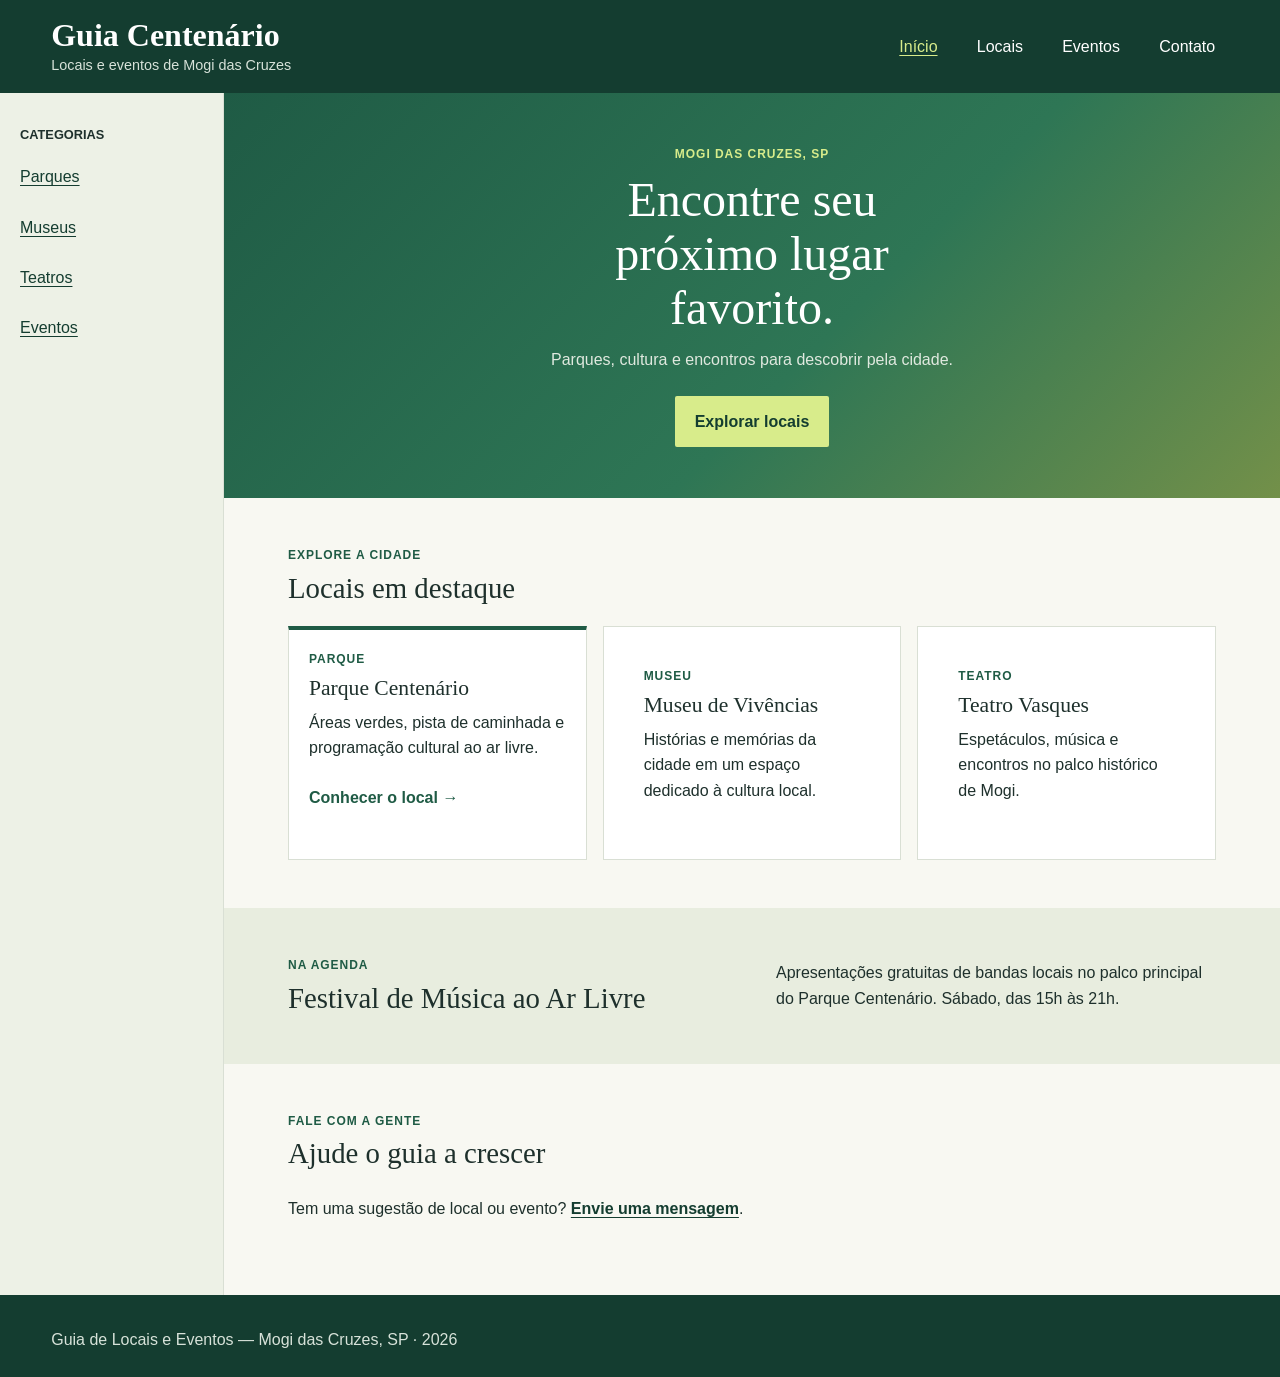
<file: index.html>
<!DOCTYPE html>
<html lang="pt-BR">
<head>
  <meta charset="UTF-8">
  <meta name="viewport" content="width=device-width, initial-scale=1.0">
  <title>Guia de Locais e Eventos de Mogi das Cruzes</title>
  <link rel="stylesheet" href="style.css">
</head>
<body class="pagina-inicial">
  <header class="cabecalho">
    <div class="identidade">
      <h1 class="nome">Guia Centenário</h1>
      <p class="titulo">Locais e eventos de Mogi das Cruzes</p>
    </div>
    <nav aria-label="Navegação principal">
      <ul class="menu">
        <li><a href="index.html" aria-current="page">Início</a></li>
        <li><a href="#locais">Locais</a></li>
        <li><a href="#agenda">Eventos</a></li>
        <li><a href="#contato">Contato</a></li>
      </ul>
    </nav>
  </header>

  <aside class="lateral">
    <nav aria-label="Categorias do guia">
      <h2>Categorias</h2>
      <ul>
        <li><a href="#parques">Parques</a></li>
        <li><a href="#museus">Museus</a></li>
        <li><a href="#teatros">Teatros</a></li>
        <li><a href="#agenda">Eventos</a></li>
      </ul>
    </nav>
  </aside>

  <main class="conteudo">
    <section class="hero" id="destaque">
      <p class="sobretitulo">Mogi das Cruzes, SP</p>
      <h2>Encontre seu próximo lugar favorito.</h2>
      <p>Parques, cultura e encontros para descobrir pela cidade.</p>
      <a class="botao" href="#locais">Explorar locais</a>
    </section>

    <section id="locais" class="secao">
      <div class="titulo-secao">
        <p class="sobretitulo">Explore a cidade</p>
        <h2>Locais em destaque</h2>
      </div>
      <div class="cards">
        <article class="card" id="parques">
          <a href="detalhe.html">
            <p class="categoria">Parque</p>
            <h3>Parque Centenário</h3>
            <p>Áreas verdes, pista de caminhada e programação cultural ao ar livre.</p>
            <span class="link-card">Conhecer o local <span aria-hidden="true">&rarr;</span></span>
          </a>
        </article>
        <article class="card" id="museus">
          <div>
            <p class="categoria">Museu</p>
            <h3>Museu de Vivências</h3>
            <p>Histórias e memórias da cidade em um espaço dedicado à cultura local.</p>
          </div>
        </article>
        <article class="card" id="teatros">
          <div>
            <p class="categoria">Teatro</p>
            <h3>Teatro Vasques</h3>
            <p>Espetáculos, música e encontros no palco histórico de Mogi.</p>
          </div>
        </article>
      </div>
    </section>

    <section id="agenda" class="secao agenda">
      <div>
        <p class="sobretitulo">Na agenda</p>
        <h2>Festival de Música ao Ar Livre</h2>
      </div>
      <p>Apresentações gratuitas de bandas locais no palco principal do Parque Centenário. Sábado, das 15h às 21h.</p>
    </section>

    <section id="contato" class="secao contato">
      <p class="sobretitulo">Fale com a gente</p>
      <h2>Ajude o guia a crescer</h2>
      <p>Tem uma sugestão de local ou evento? <a href="mailto:guia@exemplo.com">Envie uma mensagem</a>.</p>
    </section>
  </main>

  <footer class="rodape">
    <p>Guia de Locais e Eventos — Mogi das Cruzes, SP · 2026</p>
  </footer>
</body>
</html>
</file>
<file: style.css>
* {
  box-sizing: border-box;
}

:root {
  color-scheme: light;
  --ink: #1e302c;
  --muted: #52615c;
  --paper: #f8f8f2;
  --surface: #ffffff;
  --green: #1f5b45;
  --green-dark: #143d30;
  --lime: #d8ec8b;
  --line: #d9dfd4;
  --serif: Georgia, "Times New Roman", serif;
  --sans: "Trebuchet MS", "Segoe UI", sans-serif;
}

html {
  scroll-behavior: smooth;
}

body {
  margin: 0;
  color: var(--ink);
  background: var(--paper);
  font-family: var(--sans);
  line-height: 1.6;
}

a {
  color: var(--green-dark);
  text-underline-offset: 0.18em;
}

a:focus-visible {
  outline: 3px solid var(--green-dark);
  outline-offset: 2px;
  box-shadow: 0 0 0 5px var(--lime);
  border-radius: 2px;
}

img {
  display: block;
  max-width: 100%;
  height: auto;
}

nav a {
  display: inline-flex;
  align-items: center;
  min-height: 44px;
}

.cabecalho {
  display: flex;
  justify-content: space-between;
  align-items: center;
  gap: 1rem 2rem;
  flex-wrap: wrap;
  padding: 1rem clamp(1rem, 4vw, 3.5rem);
  background: var(--green-dark);
  color: #fff;
}

.cabecalho > nav {
  margin-left: auto;
}

.cabecalho .menu {
  gap: 0.5rem 0.75rem;
}

.identidade {
  min-width: 0;
}

.nome,
.titulo,
.cabecalho h1,
.cabecalho p {
  margin: 0;
}

.nome,
.cabecalho h1 {
  font-family: var(--serif);
  font-size: clamp(1.5rem, 1.25rem + 1.5vw, 2rem);
  line-height: 1.2;
}

.titulo,
.cabecalho p {
  color: #d7e2d9;
  font-size: 0.9rem;
}

header > .titulo {
  color: var(--muted);
}

.menu,
.lateral ul,
.menu-vertical {
  margin: 0;
  padding: 0;
  list-style: none;
}

.menu {
  display: flex;
  flex-wrap: wrap;
  gap: 0.25rem;
}

.menu a {
  display: flex;
  align-items: center;
  min-height: 44px;
  padding: 0.75rem 0.85rem;
  color: #fff;
  text-decoration: none;
}

.menu a:hover,
.menu a[aria-current="page"] {
  color: var(--lime);
  text-decoration: underline;
}

.pagina-inicial {
  display: grid;
  grid-template-areas:
    "cabecalho"
    "lateral"
    "conteudo"
    "rodape";
  grid-template-columns: minmax(0, 1fr);
  grid-template-rows: auto auto minmax(0, 1fr) auto;
  min-height: 100vh;
}

.pagina-inicial > .cabecalho { grid-area: cabecalho; }
.pagina-inicial > .lateral { grid-area: lateral; }
.pagina-inicial > .conteudo { grid-area: conteudo; }
.pagina-inicial > .rodape { grid-area: rodape; }

.lateral {
  padding: 1rem clamp(1rem, 4vw, 3.5rem);
  border-bottom: 1px solid var(--line);
  background: #edf1e6;
}

.lateral h2,
.rodape h2 {
  margin: 0 0 0.5rem;
  font-size: 0.8rem;
  font-family: var(--sans);
  font-weight: 700;
  text-transform: uppercase;
}

.lateral ul {
  display: flex;
  flex-wrap: wrap;
  gap: 0.25rem 1rem;
}

.lateral a {
  display: flex;
  align-items: center;
  min-height: 44px;
  padding: 0.35rem 0;
}

.conteudo,
.conteudo-detalhe {
  min-width: 0;
  width: 100%;
}

.hero {
  display: flex;
  flex-direction: column;
  justify-content: center;
  align-items: center;
  min-height: 45vh;
  padding: 3rem 1.25rem;
  text-align: center;
  color: #fff;
  background-color: var(--green);
  background-image: linear-gradient(135deg, #1f5b45 0%, #2e7655 58%, #739049 100%);
}

/* Registro: centralização do destaque é deliberada para dar foco à chamada; min-height mantém a área legível. */

.hero h2 {
  max-width: 14ch;
  margin: 0.25rem 0 0.75rem;
  font: 500 clamp(2rem, 1.25rem + 3vw, 3rem)/1.12 var(--serif);
}

.hero > p:not(.sobretitulo) {
  max-width: 38rem;
  margin: 0 0 1.5rem;
  color: #e0e9df;
}

.sobretitulo,
.categoria {
  margin: 0 0 0.35rem;
  color: var(--green);
  font-size: 0.75rem;
  font-weight: 700;
  letter-spacing: 0.08em;
  text-transform: uppercase;
}

.hero .sobretitulo {
  color: var(--lime);
}

.botao {
  display: flex;
  align-items: center;
  min-height: 44px;
  padding: 0.8rem 1.2rem;
  border-radius: 2px;
  background: var(--lime);
  color: var(--green-dark);
  font-weight: 700;
  text-decoration: none;
}

.secao {
  padding: 3rem clamp(1rem, 5vw, 4rem);
}

.titulo-secao {
  margin-bottom: 1.25rem;
}

.secao h2,
.conteudo-detalhe h2 {
  margin: 0;
  font: 500 1.8rem/1.2 var(--serif);
}

.cards {
  display: grid;
  grid-template-columns: repeat(auto-fit, minmax(min(100%, 17.5rem), 1fr));
  gap: 1rem;
}

/* Registro: cards intrínsecos; as trilhas acompanham o espaço sem breakpoint. Tipografia e mídia ficam fora desta etapa, dedicada ao layout. */

.card {
  min-width: 0;
  padding: 1.25rem;
  border: 1px solid var(--line);
  background: var(--surface);
}

.cards > .card > a {
  display: block;
  height: 100%;
  color: inherit;
  text-decoration: none;
}

.cards > .card:has(> a) {
  padding: 0;
  border-top: 4px solid var(--green);
}

.cards > .card > a,
.cards > .card > div {
  padding: 1.25rem;
}

.card h3 {
  margin: 0.25rem 0 0.5rem;
  font: 500 1.35rem/1.25 var(--serif);
}

.card p {
  margin-top: 0;
}

.link-card {
  display: inline-block;
  margin-top: 0.5rem;
  color: var(--green);
  font-weight: 700;
}

.agenda {
  display: grid;
  grid-template-columns: repeat(auto-fit, minmax(min(100%, 18rem), 1fr));
  gap: 1rem 3rem;
  align-items: center;
  background: #e8eddf;
}

.agenda p:last-child {
  max-width: 42rem;
  margin: 0;
}

.contato a {
  display: inline-flex;
  align-items: center;
  min-height: 44px;
  font-weight: 700;
}

.rodape {
  padding: 1.5rem clamp(1rem, 4vw, 3.5rem);
  background: var(--green-dark);
  color: #fff;
}

.rodape p {
  margin: 0.5rem 0 0;
  color: #d7e2d9;
}

.pagina-detalhe {
  display: flex;
  flex-direction: column;
  min-height: 100vh;
}

.conteudo-detalhe {
  display: grid;
  grid-template-columns: repeat(auto-fit, minmax(min(100%, 19rem), 1fr));
  gap: 1rem;
  flex: 1;
  align-content: start;
  padding: 1.5rem clamp(1rem, 5vw, 4rem);
}

.conteudo-detalhe > .card {
  overflow-wrap: anywhere;
}

.conteudo-detalhe > #sobre,
.conteudo-detalhe > #contato {
  grid-column: 1 / -1;
}

.conteudo-detalhe blockquote {
  margin: 1rem 0 0;
  padding-left: 1rem;
  border-left: 3px solid var(--green);
  color: var(--muted);
  font-family: var(--serif);
}

.conteudo-detalhe table {
  width: 100%;
  border-collapse: collapse;
  table-layout: fixed;
  font-size: 0.9rem;
}

.conteudo-detalhe caption {
  padding: 0.5rem 0;
  text-align: left;
  color: var(--muted);
}

.conteudo-detalhe th,
.conteudo-detalhe td {
  padding: 0.5rem 0.35rem;
  border-bottom: 1px solid var(--line);
  text-align: left;
  overflow-wrap: anywhere;
}

.conteudo-detalhe figure {
  margin: 1rem 0 0;
}

.links-contato a,
figcaption a {
  display: inline-flex;
  align-items: center;
  min-height: 44px;
}

.rodape-detalhe .menu-vertical {
  flex-direction: column;
  align-items: flex-start;
}

.rodape-detalhe .menu a {
  padding: 0.45rem 0.75rem;
}

.voltar-inicio {
  display: inline-flex;
  align-items: center;
  min-height: 44px;
  margin-top: 1rem;
  padding: 0.7rem 0;
  color: var(--lime);
  font-weight: 700;
}

/* Deliberado: abaixo de 760px a lateral sobe; acima, a janela comporta duas colunas sem comprimir o conteúdo. */
/* Registro de teste: sem overflow em 360, 759, 760 e 1280px; nenhuma largura falhou nessa faixa. */
@media (min-width: 760px) {
  .pagina-inicial {
    grid-template-areas:
      "cabecalho cabecalho"
      "lateral conteudo"
      "rodape rodape";
    grid-template-columns: minmax(10rem, 14rem) minmax(0, 1fr);
    grid-template-rows: auto minmax(0, 1fr) auto;
  }

  .lateral {
    padding: 2rem 1.25rem;
    border-right: 1px solid var(--line);
    border-bottom: 0;
  }

  .lateral ul {
    flex-direction: column;
    gap: 0.25rem;
  }

  .lateral a {
    padding: 0.65rem 0;
  }

  .rodape-detalhe {
    display: flex;
    align-items: flex-end;
    justify-content: space-between;
    gap: 2rem;
  }
}
</file>
